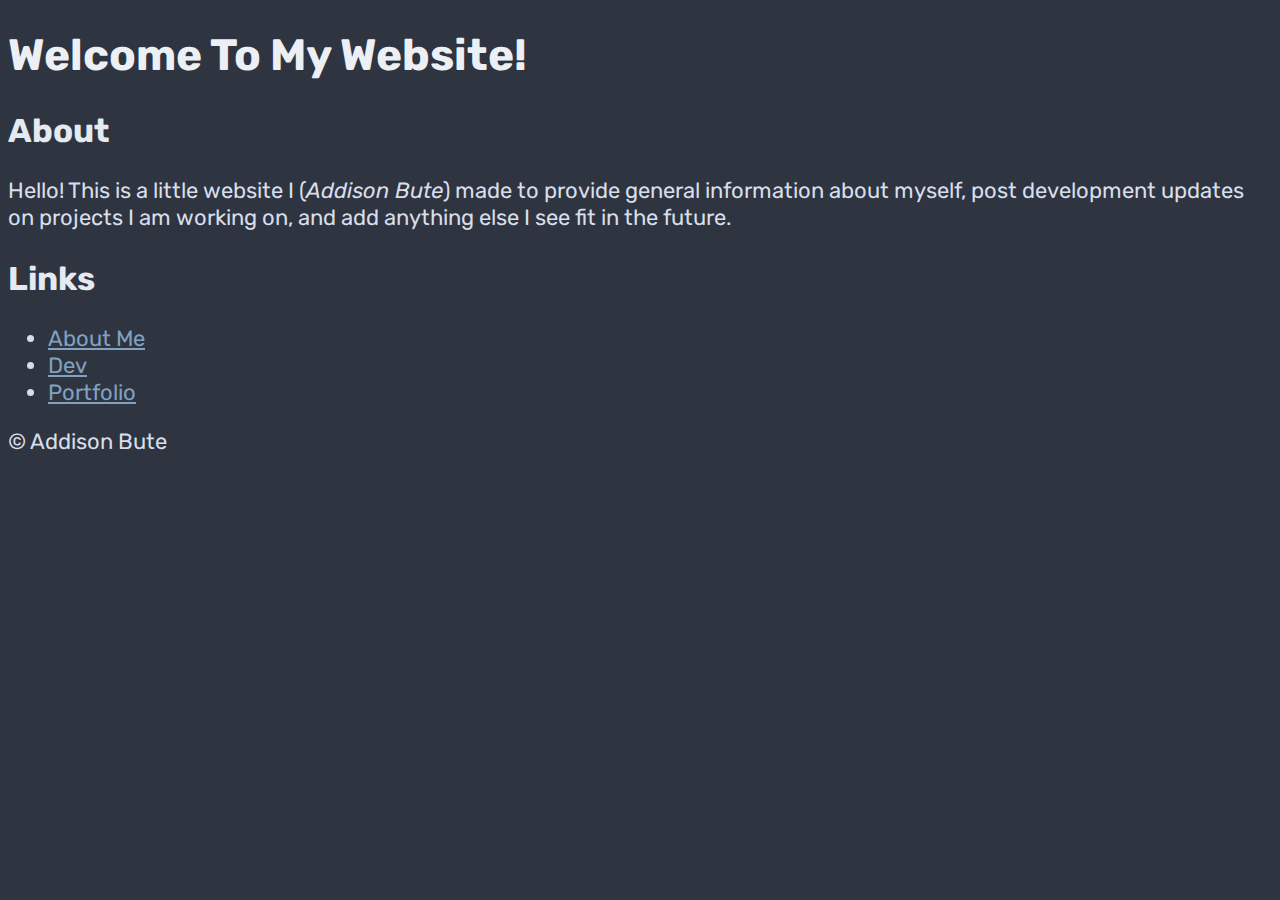
<file: index.html>
<!DOCTYPE html>
<html lang="en">
    <head>
        <meta charset="UTF-8">
        <meta name="author" content="Addison Bute">
        <meta name="description" content="A personal website for Addison Bute">
        <title>Homepage</title>
        <link rel="icon" href="assets/ajb-logo-circle32x.png" type="image/x-icon">
        <link rel="stylesheet" href="css/main.css">
    </head>

    <body>
        <header>
            <h1>Welcome To My Website!</h1>
        </header>

        <main>
            <section>
                <h2>About</h2>
                <p>Hello! This is a little website I (<em>Addison Bute</em>) made to provide general information about myself, post development updates on projects I am working on, and add anything else I see fit in the future.</p>
            </section>
            <section>
                <h2>Links</h2>
                <nav aria-label="Directory">
                    <ul>
                        <li>
                            <a href="pages/about.html">About Me</a>
                        </li>
                        <li>
                            <a href="pages/dev.html">Dev</a>
                        </li>
                        <li>
                            <a href="pages/portfolio.html">Portfolio</a>
                        </li>
                    </ul>
                </nav>
            </section>
        </main>

        <footer>
            <p>&COPY; Addison Bute</p>
        </footer>
    </body>
</html>
</file>
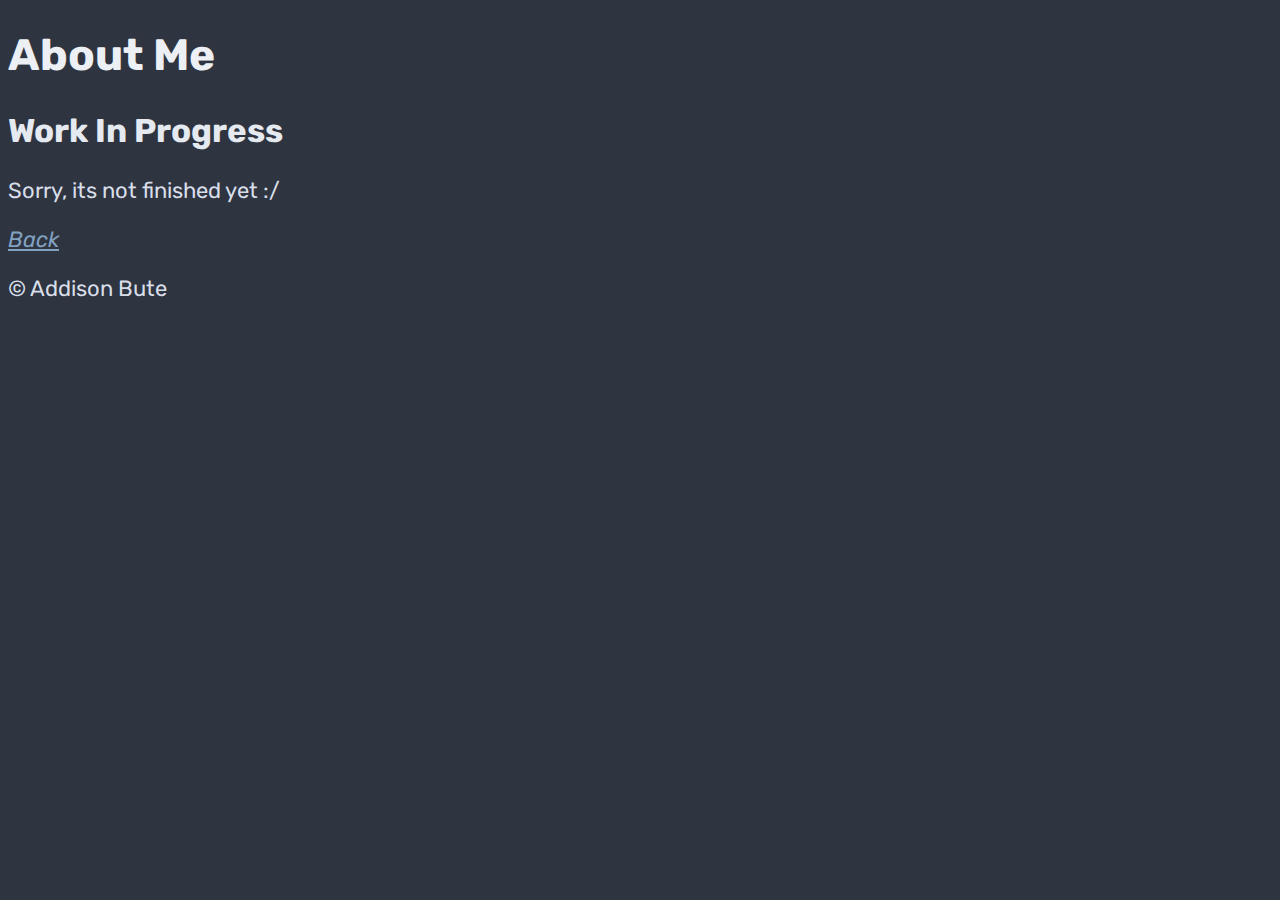
<file: pages/about.html>
<!DOCTYPE html>
<html lang="en">
    <head>
        <meta charset="UTF-8">
        <meta name="author" content="Addison Bute">
        <meta name="description" content="A page containing information about Addison Bute">
        <title>About Me</title>
        <link rel="icon" href="../assets/ajb-logo-circle32x.png" type="image/x-icon">
        <link rel="stylesheet" href="../css/main.css">
    </head>

    <body>
        <header>
            <h1>About Me</h1>
        </header>
     
        <main>
            <section>
                <h2>Work In Progress</h2>
                <p>Sorry, its not finished yet :/</p>
                <p><em><a href="../index.html">Back</a></em></p>
            </section>
        </main>

        <footer>
            <p>&COPY; Addison Bute</p>
        </footer>
    </body>
</html>
</file>
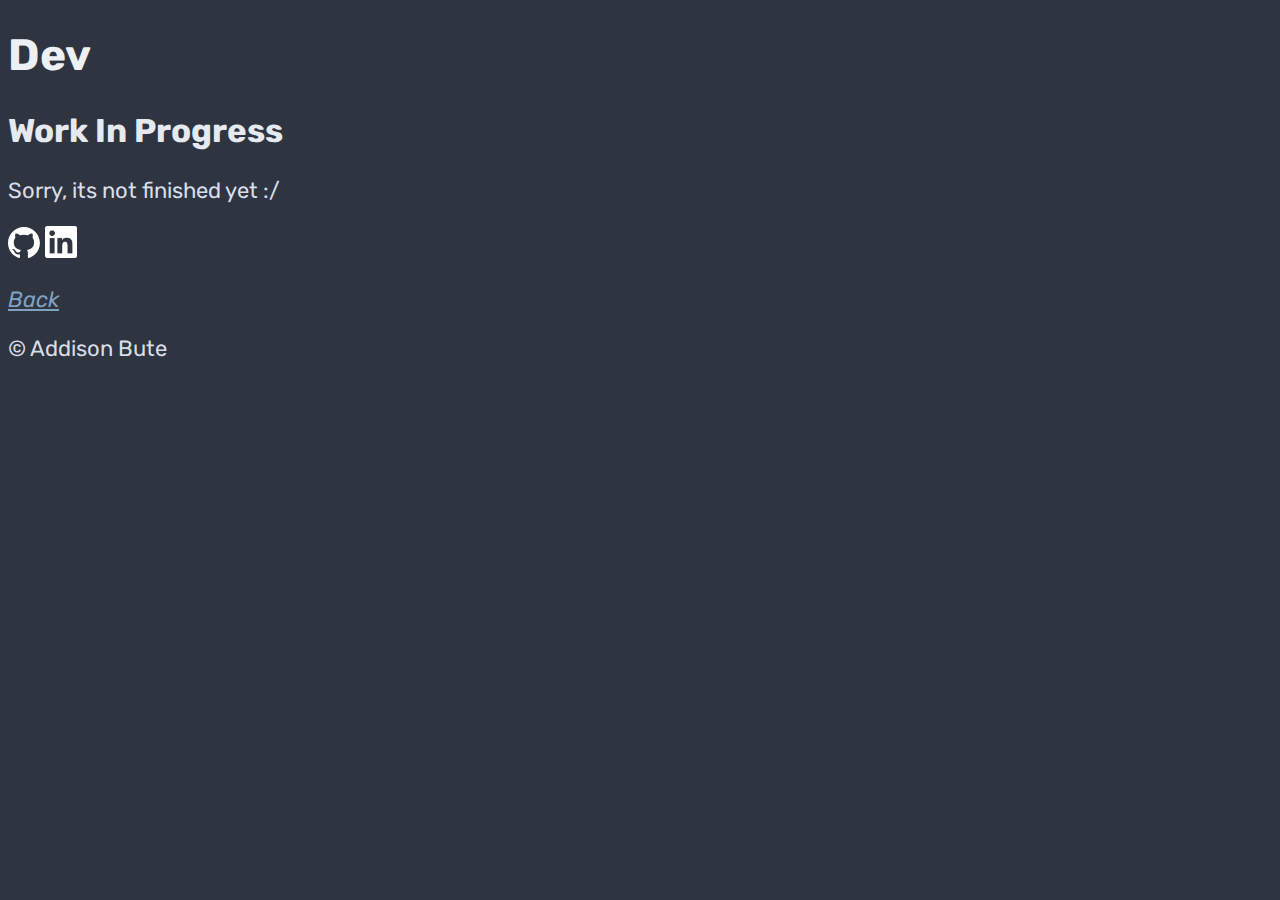
<file: pages/dev.html>
<!DOCTYPE html>
<html lang="en">
    <head>
        <meta charset="UTF-8">
        <meta name="author" content="Addison Bute">
        <meta name="description" content="A page containing the developer information for Addison Bute">
        <title>Dev</title>
        <link rel="icon" href="../assets/ajb-logo-circle32x.png" type="image/x-icon">
        <link rel="stylesheet" href="../css/main.css">
    </head>

    <body>
        <header>
            <h1>Dev</h1>
        </header>

        <main>
            <section>
                <h2>Work In Progress</h2>
                <p>Sorry, its not finished yet :/</p>
                <nav>
                    <a href="https://github.com/ajbute" target="_blank"><img src="../assets/github-mark-white.svg" alt="GitHub logo" title="A link to my GitHub" width="32"></a>
                    <a href="https://www.linkedin.com/in/addison-bute-4bb294275/" target="_blank"><img src="../assets/InBug-White.png" alt="LinkedIn logo" title="A link to my LinkedIn" width="32"></a>
                    <p><em><a href="../index.html">Back</a></em></p>
                </nav>
            </section>
        </main>
        
        <footer>
            <p>&COPY; Addison Bute</p> 
        </footer>
    </body>
</html>
</file>
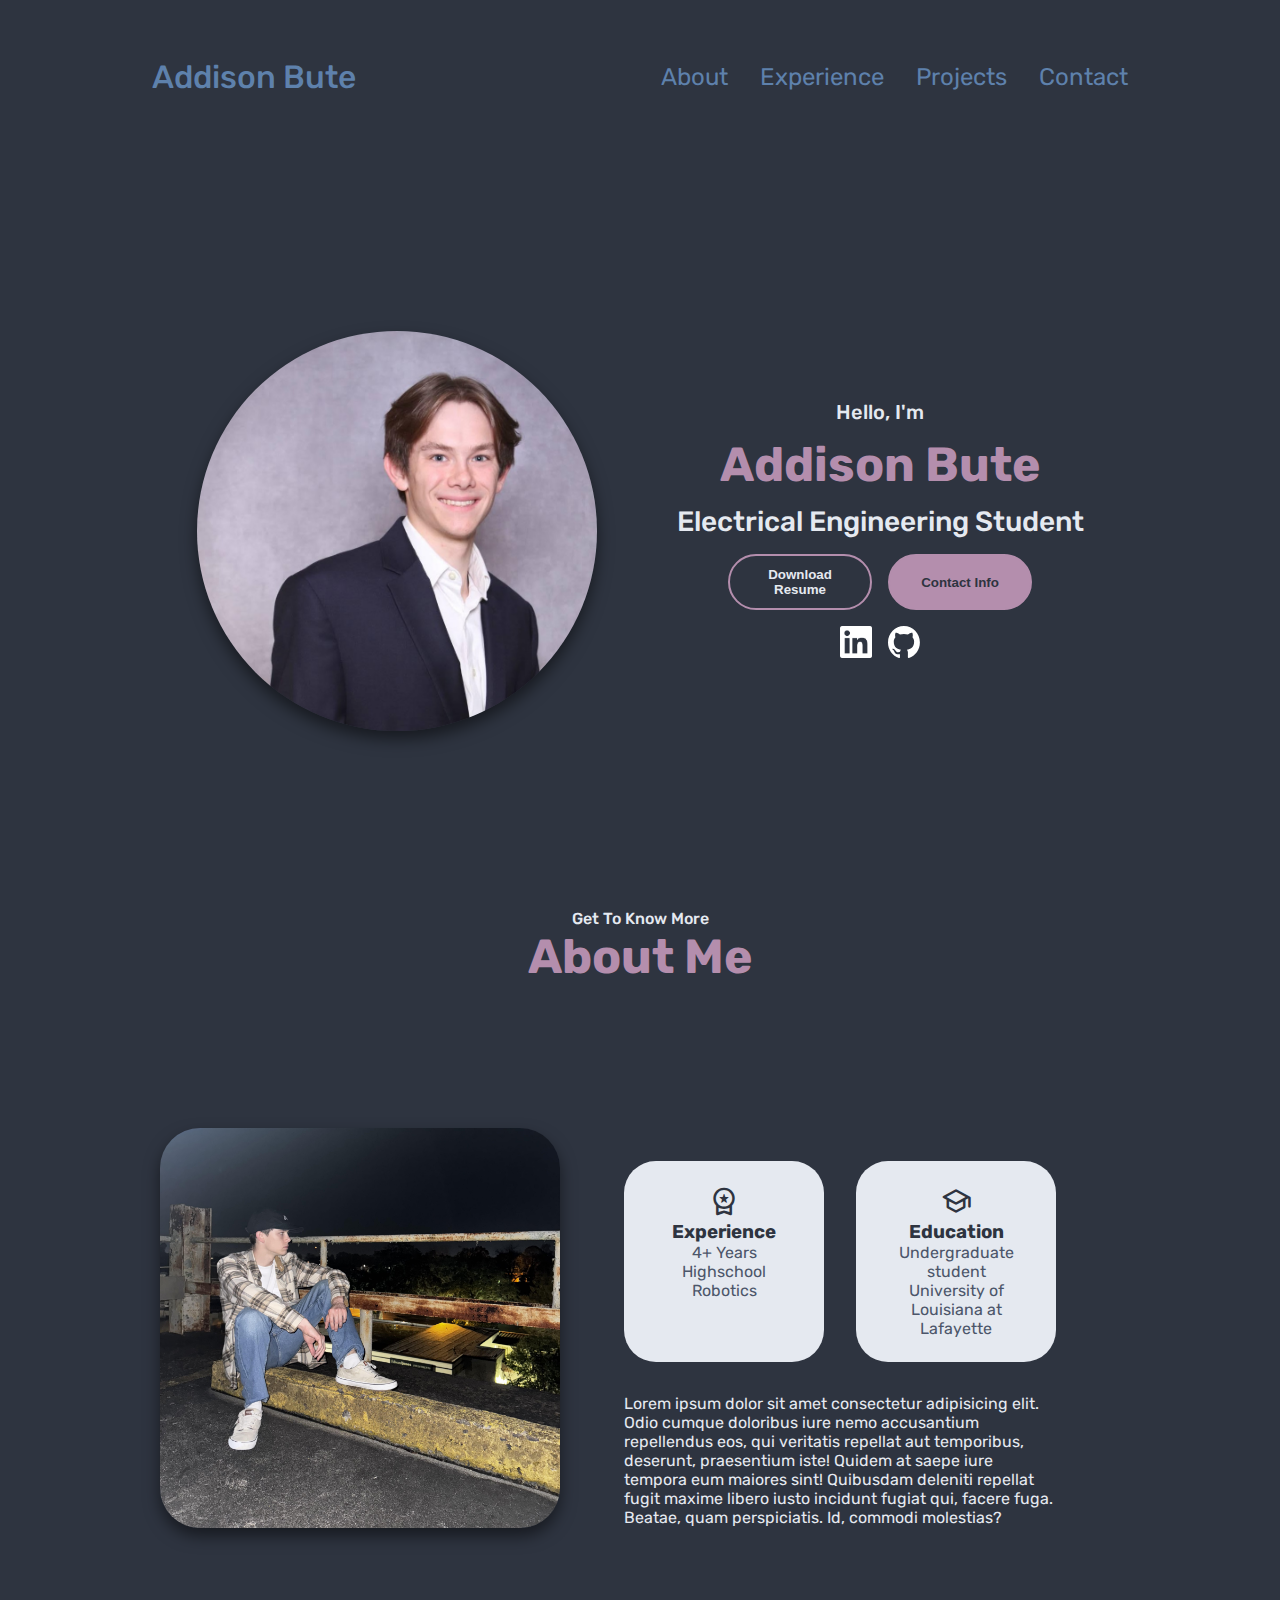
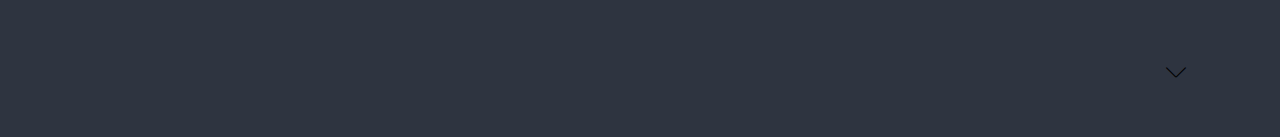
<file: pages/portfolio.html>
<!DOCTYPE html>
<html lang="en">
    <head>
        <meta charset="UTF-8">
        <meta name="author" content="Addison Bute">
        <meta name="description" content="A page containing the portfolio for Addison Bute">
        <title>Portfolio</title>
        <link rel="icon" href="../assets/ajb-logo-circle32x.png" type="image/x-icon">
        <link rel="stylesheet" href="../css/portfolio.css">
        <link rel="stylesheet" href="../css/mediaqueries.css">
        <link href="https://fonts.googleapis.com/css2?family=Material+Symbols+Rounded" rel="stylesheet">
        <script src="../js/script.js" defer></script>
    </head>

    <body>
        <header>
            <nav id="desktop-nav">
                <div class="logo">Addison Bute</div>
                <div>
                    <ul class="nav-links">
                        <li><a href="#about">About</a></li>
                        <li><a href="#experience">Experience</a></li>
                        <li><a href="#projects">Projects</a></li>
                        <li><a href="#contact">Contact</a></li>
                    </ul>
                </div>
            </nav>
            <nav id="hamburger-nav">
                <div class="logo">Addison Bute</div>
                <div class="hamburger-menu">
                    <div class="hamburger-icon" onclick="toggleMenu()">
                            <span class="material-symbols-rounded">menu</span>
                    </div>
                    <ul class="menu-links" onclick="toggleMenu()">
                        <li><a href="#about">About</a></li>
                        <li><a href="#experience">Experience</a></li>
                        <li><a href="#projects">Projects</a></li>
                        <li><a href="#contact">Contact</a></li>
                    </ul>
                </div>
            </nav>
        </header>
        
        <main>
            <section id="profile">
                <div class="section__pic-container">
                    <img src="../assets/Portrait.jpg" class="portrait-1" alt="Addison Bute profile picture">
                </div>
                <div class="section__text">
                    <p class="section__text__p1">Hello, I'm</p>
                    <h1 class="title">Addison Bute</h1>
                    <p class="section__text__p2">Electrical Engineering Student</p>
                    <div class="btn-container">
                        <button class="btn-color-2" onclick="window.open('../assets/Resume.pdf')">
                            Download Resume
                        </button>

                        <button class="btn-color-1" onclick="location.href='#contact'">
                            Contact Info
                        </button>
                    </div>
                    <div id="socials-container">
                        <a href="https://www.linkedin.com/in/addison-bute-4bb294275/'" target="_blank">
                            <img src="../assets/InBug-White.png" alt="My LinkedIn profile" class="icon" width="32">
                        </a>
                        <a href="https://github.com/ajbute" target="_blank">
                            <img src="../assets/github-mark-white.svg" alt="GitHub logo" class="icon" width="32">
                        </a>
                    </div>
                </div>
            </section>

            <section id="about">
                <div class="section__text">
                    <p class="section__text_p1">Get To Know More</p>
                    <h1 class="title">About Me</h1>
                </div>
                <div class="section-container">
                    <div class="section__pic-container">
                        <img src="../assets/Portrait2.jpg" class="portrait-2" alt="Profile picture" class="about-pic">
                    </div>
                    <div class="about-details-container">
                        <div class="about-containers">
                            <div class="details-container">
                                <span class="material-symbols-rounded">
                                    workspace_premium
                                </span>
                                <h3>Experience</h3>
                                <p>4+ Years <br>Highschool Robotics</p>
                            </div>
                            <div class="details-container">
                                <span class="material-symbols-rounded">
                                    school
                                </span>
                                <h3>Education</h3>
                                <p>Undergraduate student <br>University of Louisiana at Lafayette</p>
                            </div>
                        </div>
                    
                    <div class="text-container">
                        <p>Lorem ipsum dolor sit amet consectetur adipisicing elit. Odio cumque doloribus iure nemo accusantium repellendus eos, qui veritatis repellat aut temporibus, deserunt, praesentium iste! Quidem at saepe iure tempora eum maiores sint! Quibusdam deleniti repellat fugit maxime libero iusto incidunt fugiat qui, facere fuga. Beatae, quam perspiciatis. Id, commodi molestias?</p>
                    </div>
                </div>
                <div class="arrow-icon" onclick="location.href='#experience'">
                    <span class="material-symbols-rounded" onclick="location.href='#experience'">
                    keyboard_arrow_down
                </span>
                </div>
            </section>
        </main>
        
        <footer>
            
        </footer>
    </body>
</html>
</file>
<file: css/main.css>
@import url("nord.css");
@import url('https://fonts.googleapis.com/css2?family=Rubik&display=swap');

html {
    font-family: 'Rubik', sans-serif;
    font-size: 22px;
}

body {
    background-color: var(--nord0);
    color: var(--nord4);
}

h1 {
    color: var(--nord6);
}

h2 {
    color: var(--nord5);
}

a {
    color: var(--nord9);
}

a:visited {
    color: var(--nord10);
}

a:hover, a:active {
    color: var(--nord8);
}
</file>
<file: css/portfolio.css>
@import url("nord.css");
@import url('https://fonts.googleapis.com/css2?family=Rubik:ital,wght@0,300..900;1,300..900&display=swap');


/* General Styling */

* {
    margin: 0;
    padding: 0;
}

body {
    font-family: "Rubik", sans-serif;
    /* font-optical-sizing: auto; */
    font-weight: 400;
    font-style: normal;
    background-color: var(--nord0);
}

html {
    scroll-behavior: smooth;
}

p {
    color: var(--nord5);
}

/* Transition Styling */

a, .btn {
    transition: all 300ms ease;
}

/* Desktop Navigation */

nav, .nav-links {
    display: flex;
}

nav {
    justify-content: space-around;
    align-items: center;
    height: 17vh;
}

.nav-links {
    gap: 2rem;
    list-style: none;
    font-size: 1.5rem;
}

a {
    color: var(--nord10);
    text-decoration: none;
}

a:hover, a:active {
    color: var(--nord8);
    text-decoration: underline;
    text-underline-offset: 1rem;
}

.logo {
    color: var(--nord10);
    font-size: 2rem;
    font-weight: 475;
    font-style: normal;
}

.logo:hover {
    cursor: default;
}

/* Hamburger Menu */

#hamburger-nav {
    display: none;
}

.hamburger-menu {
    position: relative;
    display: inline-block;
}

.hamburger-icon .material-symbols-rounded {
    color: var(--nord10);
    font-variation-settings: 'FILL' 0, 'wght' 100, 'GRAD' 0, 'opsz' 48;
    font-size: 3rem;
    cursor: pointer;
    transition: all 300ms ease;
}

.hamburger-icon .material-symbols-rounded:hover, 
.hamburger-icon .material-symbols-rounded:active {
    color: var(--nord8);
}

.menu-links {
    position: fixed;
    top: 0;
    right: 0;
    width: 100vw;
    height: 100vh;
    background-color: var(--nord10);
    overflow: hidden;
    display: flex;
    flex-direction: column;
    justify-content: center;
    align-items: center;
    gap: 2rem;
    opacity: 0;
    pointer-events: none;
    transition: opacity 0.4s ease-in-out;
    z-index: 1000;
}

.menu-links a {
    display: block;
    padding: 10px;
    text-align: center;
    font-size: 2rem;
    font-weight: 600;
    color: var(--nord5);
    text-decoration: none;
    transition: all 0.3s ease-in-out;
}

.menu-links a:hover,
.menu-links a:active {
    color: var(--nord8);
}

.menu-links li {
    list-style: none;
}

.menu-links.open {
    opacity: 1;
    pointer-events: all;
}

/* Sections */

section {
    padding-top: 4vh;
    height: 96vh;
    margin: 0 10rem;
    box-sizing: border-box;
    min-height: fit-content;
}

.section-container {
    display: flex;
}

/* Profile Section */

#profile {
    display: flex;
    justify-content: center;
    gap: 5rem;
    height: 80vh;
}

.section__pic-container {
    display: flex;
    margin: auto 0;
}

.section__pic-container .portrait-1 {
    height: 400px;
    width: 400px;
    object-fit: cover;
    border-radius: 50%;
    box-shadow: 0 8px 16px rgba(0, 0, 0, 0.5); /* Soft drop shadow */
}

.section__text {
    align-self: center;
    text-align: center;
}

.section__text p {
    font-weight: 500;
}

.section__text__p1 {
    text-align: center;
    font-size: 1.25rem;
    margin-bottom: 0.75rem;
}

.section__text__p2 {
    font-size: 1.75rem;
}

.title {
    font-size: 3rem;
    text-align: center;
    color: var(--nord15);
    margin-bottom: 0.75rem;
}

#socials-container {
    display: flex;
    justify-content: center;
    margin-top: 1rem;
    gap: 1rem;
}

/* Icons */

.icon {
    cursor: pointer;
    height: 2rem;
}

/* Buttons */

.btn-container {
    display: flex;
    justify-content: center;
    gap: 1rem;
    padding-top: 1rem;
}

.btn-color-1 {
    font-weight: 700;
    transition: all 300ms ease;
    padding: 0.7rem;
    width: 9rem;
    border-radius: 2rem;
    color: var(--nord0);
    border: var(--nord15) 0.15rem solid;
    background: var(--nord15);
    cursor: pointer;
}

.btn-color-2 {
    font-weight: 700;
    transition: all 300ms ease;
    padding: 0.7rem;
    width: 9rem;
    border-radius: 2rem;
    color: var(--nord5);
    border: var(--nord15) 0.15rem solid;
    background: none;
    cursor: pointer;
}

.btn-color-1:hover {
    color: var(--nord5);
    background: var(--nord0);
}

.btn-color-2:hover {
    background: var(--nord15);
    color: var(--nord0);
}

/* About Section */

#about {
    position: relative;
}

.about-containers {
    gap: 2rem;
    margin-bottom: 2rem;
    margin-top: 2rem;
}

.about-details-container {
    justify-content: center;
    flex-direction: column;
}

.about-containers,
.about-details-container {
    display: flex;
}

.about-pic {
    border-radius: 2rem;
}

.arrow-icon .material-symbols-rounded {
    position: absolute;
    right: -5rem;
    bottom: 2.5rem;
    font-variation-settings: 'FILL' 0, 'wght' 100, 'GRAD' 0, 'opsz' 48;
    font-size: 3rem;
}

.arrow-icon .material-symbols-rounded:hover {
    cursor: pointer;
}

.details-container {
    padding: 1.5rem;
    flex: 1;
    background: var(--nord5);
    border-radius: 2rem;
    /* border: rgb(53, 53, 53) 0.1rem solid;
    border-color: rgb(163, 163, 163); */
    text-align: center;
}

.details-container .material-symbols-rounded {
    color: var(--nord0);
    font-size: 2rem;
}

.details-container h3 {
    color: var(--nord0);
}

.details-container p {
    color: var(--nord3);
    font-weight: 400;
}

.section-container {
    gap: 4rem;
    height: 80%;
}

.section__pic-container .portrait-2 {
    height: 400px;
    width: 400px;
    border-radius: 10%;
    box-shadow: 0 8px 16px rgba(0, 0, 0, 0.5);
}
</file>
<file: css/mediaqueries.css>
@media screen and (max-width: 1200px) {
    #desktop-nav {
        display: none;
    }
    #hamburger-nav {
        display: flex;
    }
}
</file>
